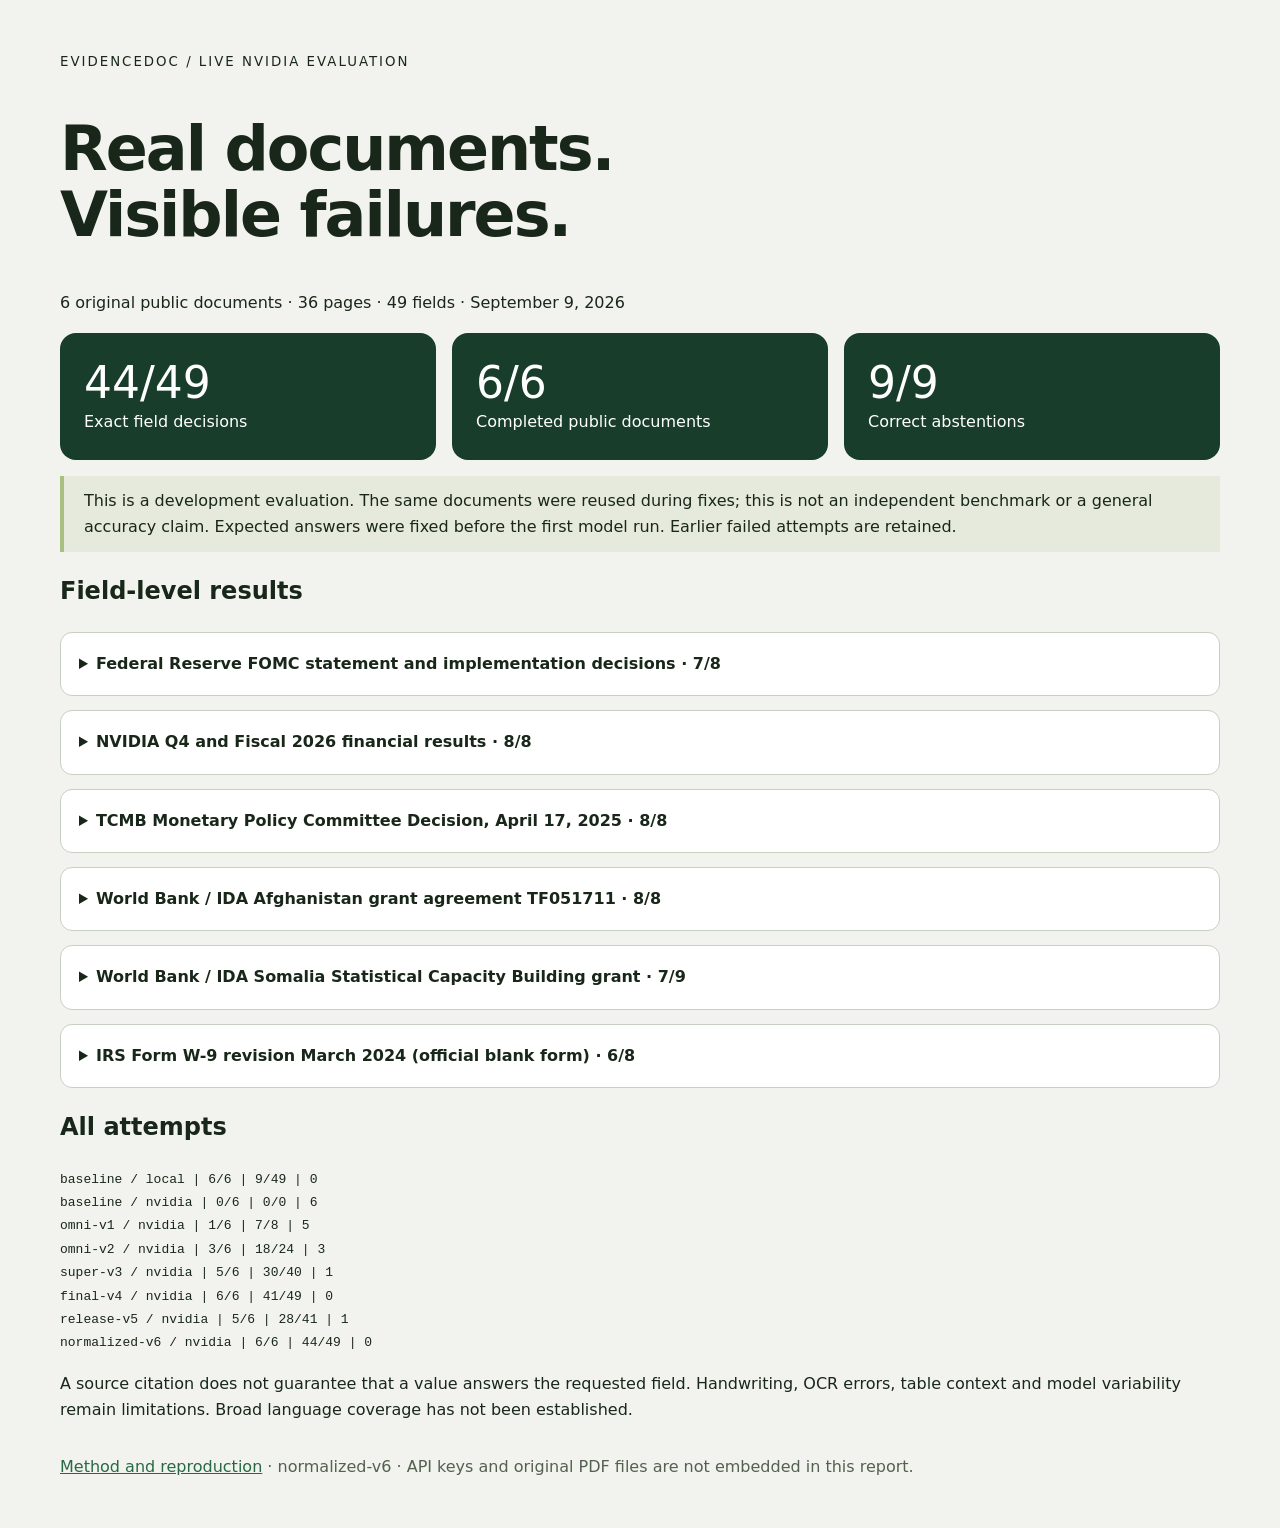
<file: docs/real-evaluation.html>
<!doctype html><html lang="en"><meta charset="utf-8"><meta name="viewport" content="width=device-width,initial-scale=1"><title>EvidenceDoc · Real-document evaluation</title><style>body{font:16px/1.65 system-ui,sans-serif;background:#f2f3ee;color:#182719;margin:0}main{max-width:1160px;margin:auto;padding:48px 24px}h1{font-size:clamp(32px,6vw,62px);line-height:1.07;letter-spacing:-2px}small{letter-spacing:2px;text-transform:uppercase}.cards{display:flex;gap:16px;flex-wrap:wrap}.card{background:#183d2b;color:white;border-radius:16px;padding:24px;flex:1;min-width:180px}.big{display:block;font-size:44px;line-height:1.2}details{border:1px solid #c7d0c3;background:white;border-radius:12px;margin:14px 0;padding:18px;overflow:auto}summary{cursor:pointer;font-weight:650}table{border-collapse:collapse;width:100%;font-size:13px}td,th{padding:10px;text-align:left;border-bottom:1px solid #ddd;vertical-align:top;max-width:360px;overflow-wrap:anywhere}a{color:#276944}.note{border-left:4px solid #a8bf82;padding:12px 20px;background:#e5eadc}.history{white-space:pre-wrap;font:13px/1.8 ui-monospace,monospace}footer{margin-top:30px;color:#546050}</style><main><small>EvidenceDoc / Live NVIDIA evaluation</small><h1>Real documents.<br>Visible failures.</h1><p>6 original public documents · 36 pages · 49 fields · September 9, 2026</p><div class="cards"><div class="card"><span class="big">44/49</span>Exact field decisions</div><div class="card"><span class="big">6/6</span>Completed public documents</div><div class="card"><span class="big">9/9</span>Correct abstentions</div></div><p class="note">This is a development evaluation. The same documents were reused during fixes; this is not an independent benchmark or a general accuracy claim. Expected answers were fixed before the first model run. Earlier failed attempts are retained.</p><h2>Field-level results</h2><details><summary>Federal Reserve FOMC statement and implementation decisions · 7/8</summary><p><a href="https://www.federalreserve.gov/monetarypolicy/files/monetary20250129a1.pdf">Original PDF</a> · 4 pages · 46.3 seconds</p><table><tr><th>Field</th><th>Expected</th><th>Actual result</th><th>Check</th></tr><tr><td>release_date</td><td>January 29, 2025</td><td>January 29, 2025</td><td>✓ Matched</td></tr><tr><td>implementation_effective_date</td><td>January 30, 2025</td><td>January 30, 2025</td><td>✓ Matched</td></tr><tr><td>committee_chair</td><td>Jerome H. Powell</td><td>Jerome H. Powell</td><td>✓ Matched</td></tr><tr><td>committee_vice_chair</td><td>John C. Williams</td><td>John C. Williams</td><td>✓ Matched</td></tr><tr><td>federal_funds_target_range</td><td>4-1/4 to 4-1/2 percent / 4-1/4 to 4-1/2</td><td>4-1/4 to 4-1/2 percent</td><td>✓ Matched</td></tr><tr><td>reserve_balances_interest_rate</td><td>4.4 percent / 4.4</td><td>4.4 percent</td><td>✓ Matched</td></tr><tr><td>treasury_monthly_redemption_cap</td><td>$25 billion</td><td>$25 billion per month</td><td>✕ Review</td></tr><tr><td>policy_expiration_date</td><td>null</td><td>null</td><td>✓ Matched</td></tr></table></details><details><summary>NVIDIA Q4 and Fiscal 2026 financial results · 8/8</summary><p><a href="https://nvidianews.nvidia.com/_gallery/download_pdf/699f6ab43d6332ccaa689907/">Original PDF</a> · 11 pages · 36.2 seconds</p><table><tr><th>Field</th><th>Expected</th><th>Actual result</th><th>Check</th></tr><tr><td>quarter_end_date</td><td>January 25, 2026</td><td>January 25, 2026</td><td>✓ Matched</td></tr><tr><td>q4_fy2026_revenue_billions</td><td>$68.1 billion / 68.1 billion</td><td>$68.1 billion</td><td>✓ Matched</td></tr><tr><td>full_year_fy2026_revenue_billions</td><td>$215.9 billion / 215.9 billion</td><td>$215.9 billion</td><td>✓ Matched</td></tr><tr><td>q4_fy2026_gaap_diluted_eps</td><td>$1.76 / 1.76</td><td>$1.76</td><td>✓ Matched</td></tr><tr><td>q4_fy2026_non_gaap_diluted_eps</td><td>$1.62 / 1.62</td><td>$1.62</td><td>✓ Matched</td></tr><tr><td>dividend_payment_date</td><td>April 1, 2026</td><td>April 1, 2026</td><td>✓ Matched</td></tr><tr><td>dividend_record_date</td><td>March 11, 2026</td><td>March 11, 2026</td><td>✓ Matched</td></tr><tr><td>external_auditor_name</td><td>null</td><td>null</td><td>✓ Matched</td></tr></table></details><details><summary>TCMB Monetary Policy Committee Decision, April 17, 2025 · 8/8</summary><p><a href="https://www.tcmb.gov.tr/wps/wcm/connect/3203675d-3553-4bf0-bfc2-a21a660e739c/DUY2025-24.pdf?MOD=AJPERES&amp;CACHEID=ROOTWORKSPACE-3203675d-3553-4bf0-bfc2-a21a660e739c-pp3pZv2">Original PDF</a> · 1 pages · 44.3 seconds</p><table><tr><th>Field</th><th>Expected</th><th>Actual result</th><th>Check</th></tr><tr><td>Decision date</td><td>17 Nisan 2025</td><td>17 Nisan 2025</td><td>✓ Matched</td></tr><tr><td>Decision number</td><td>2025-24</td><td>2025-24</td><td>✓ Matched</td></tr><tr><td>Committee chair</td><td>Yaşar Fatih Karahan</td><td>Yaşar Fatih Karahan</td><td>✓ Matched</td></tr><tr><td>Current policy rate</td><td>yüzde 46 / 46 / 46’ya</td><td>46</td><td>✓ Matched</td></tr><tr><td>Previous policy rate</td><td>yüzde 42,5 / 42,5 / 42,5’ten</td><td>42,5</td><td>✓ Matched</td></tr><tr><td>Current overnight lending rate</td><td>yüzde 49 / 49 / 49’a</td><td>49</td><td>✓ Matched</td></tr><tr><td>Current overnight borrowing rate</td><td>yüzde 44,5 / 44,5 / 44,5’e</td><td>44,5</td><td>✓ Matched</td></tr><tr><td>Committee meeting time</td><td>null</td><td>null</td><td>✓ Matched</td></tr></table></details><details><summary>World Bank / IDA Afghanistan grant agreement TF051711 · 8/8</summary><p><a href="https://documents1.worldbank.org/curated/en/549511516120883931/pdf/Grant-Agreement-TF051711.pdf">Original PDF</a> · 10 pages · 26.3 seconds</p><table><tr><th>Field</th><th>Expected</th><th>Actual result</th><th>Check</th></tr><tr><td>project_grant_number</td><td>TF051711</td><td>TF051711</td><td>✓ Matched</td></tr><tr><td>grant_recipient</td><td>Transitional Islamic State of Afghanistan</td><td>Transitional Islamic State of Afghanistan</td><td>✓ Matched</td></tr><tr><td>total_grant_amount</td><td>US$500,000 / US$ 500,000 / $500,000 / 500,000</td><td>US$500,000</td><td>✓ Matched</td></tr><tr><td>recipient_finance_minister</td><td>Ashraf Ghani / His Excellency Ashraf Ghani</td><td>His Excellency Ashraf Ghani</td><td>✓ Matched</td></tr><tr><td>part_a_estimated_budget</td><td>US$ 150,000 / US$150,000 / $150,000 / 150,000</td><td>US$ 150,000</td><td>✓ Matched</td></tr><tr><td>part_b_estimated_budget</td><td>US$ 350,000 / US$350,000 / $350,000 / 350,000</td><td>US$ 350,000</td><td>✓ Matched</td></tr><tr><td>grant_closing_date</td><td>January 31, 2005</td><td>January 31, 2005</td><td>✓ Matched</td></tr><tr><td>loan_interest_rate</td><td>null</td><td>null</td><td>✓ Matched</td></tr></table></details><details><summary>World Bank / IDA Somalia Statistical Capacity Building grant · 7/9</summary><p><a href="https://documents1.worldbank.org/curated/en/126091487799296208/pdf/ITK171540-201701221631.pdf">Original PDF</a> · 4 pages · 12.1 seconds</p><table><tr><th>Field</th><th>Expected</th><th>Actual result</th><th>Check</th></tr><tr><td>project_grant_number</td><td>TF017789</td><td>TF017789</td><td>✓ Matched</td></tr><tr><td>project_title</td><td>Somalia Statistical Capacity Building Project</td><td>Somalia Statistical Capacity Building Project</td><td>✓ Matched</td></tr><tr><td>total_grant_amount</td><td>$500,000 / 500,000</td><td>five hundred thousand United States Dollars ($500,000)</td><td>✕ Review</td></tr><tr><td>grant_recipient</td><td>Federal Republic of Somalia / FEDERAL REPUBLIC OF SOMALIA</td><td>Federal Republic of Somalia</td><td>✓ Matched</td></tr><tr><td>ida_signatory</td><td>Bella Bird</td><td>Bella Bird</td><td>✓ Matched</td></tr><tr><td>recipient_addressee</td><td>Mohamed Adan Ibrahim / H.E. Mohamed Adan Ibrahim</td><td>H.E. Mohamed Adan Ibrahim</td><td>✓ Matched</td></tr><tr><td>grant_closing_date</td><td>April 30, 2019</td><td>April 30, 2019</td><td>✓ Matched</td></tr><tr><td>recipient_tax_identifier</td><td>null</td><td>null</td><td>✓ Matched</td></tr><tr><td>recipient_signature_date</td><td>16 FEBRUARY 2017 / 16 February 2017 / 16 FEBRUARY, 2017</td><td>null</td><td>✕ Review</td></tr></table></details><details><summary>IRS Form W-9 revision March 2024 (official blank form) · 6/8</summary><p><a href="https://www.irs.gov/pub/irs-pdf/fw9.pdf">Original PDF</a> · 6 pages · 24.2 seconds</p><table><tr><th>Field</th><th>Expected</th><th>Actual result</th><th>Check</th></tr><tr><td>form_number</td><td>W-9 / Form W-9 / Form  W-9</td><td>Form W-9</td><td>✓ Matched</td></tr><tr><td>revision_date</td><td>March 2024 / 3-2024</td><td>March 2024</td><td>✓ Matched</td></tr><tr><td>catalog_number</td><td>10231X</td><td>Cat. No. 10231X</td><td>✕ Review</td></tr><tr><td>issuing_agency</td><td>Internal Revenue Service</td><td>Department of the Treasury Internal Revenue Service</td><td>✕ Review</td></tr><tr><td>completed_taxpayer_name</td><td>null</td><td>null</td><td>✓ Matched</td></tr><tr><td>completed_taxpayer_tin</td><td>null</td><td>null</td><td>✓ Matched</td></tr><tr><td>signature_date</td><td>null</td><td>null</td><td>✓ Matched</td></tr><tr><td>completed_business_name</td><td>null</td><td>null</td><td>✓ Matched</td></tr></table></details><h2>All attempts</h2><div class="history">baseline / local | 6/6 | 9/49 | 0
baseline / nvidia | 0/6 | 0/0 | 6
omni-v1 / nvidia | 1/6 | 7/8 | 5
omni-v2 / nvidia | 3/6 | 18/24 | 3
super-v3 / nvidia | 5/6 | 30/40 | 1
final-v4 / nvidia | 6/6 | 41/49 | 0
release-v5 / nvidia | 5/6 | 28/41 | 1
normalized-v6 / nvidia | 6/6 | 44/49 | 0</div><p>A source citation does not guarantee that a value answers the requested field. Handwriting, OCR errors, table context and model variability remain limitations. Broad language coverage has not been established.</p><footer><a href="real-evaluation.md">Method and reproduction</a> · normalized-v6 · API keys and original PDF files are not embedded in this report.</footer></main></html>
</file>
